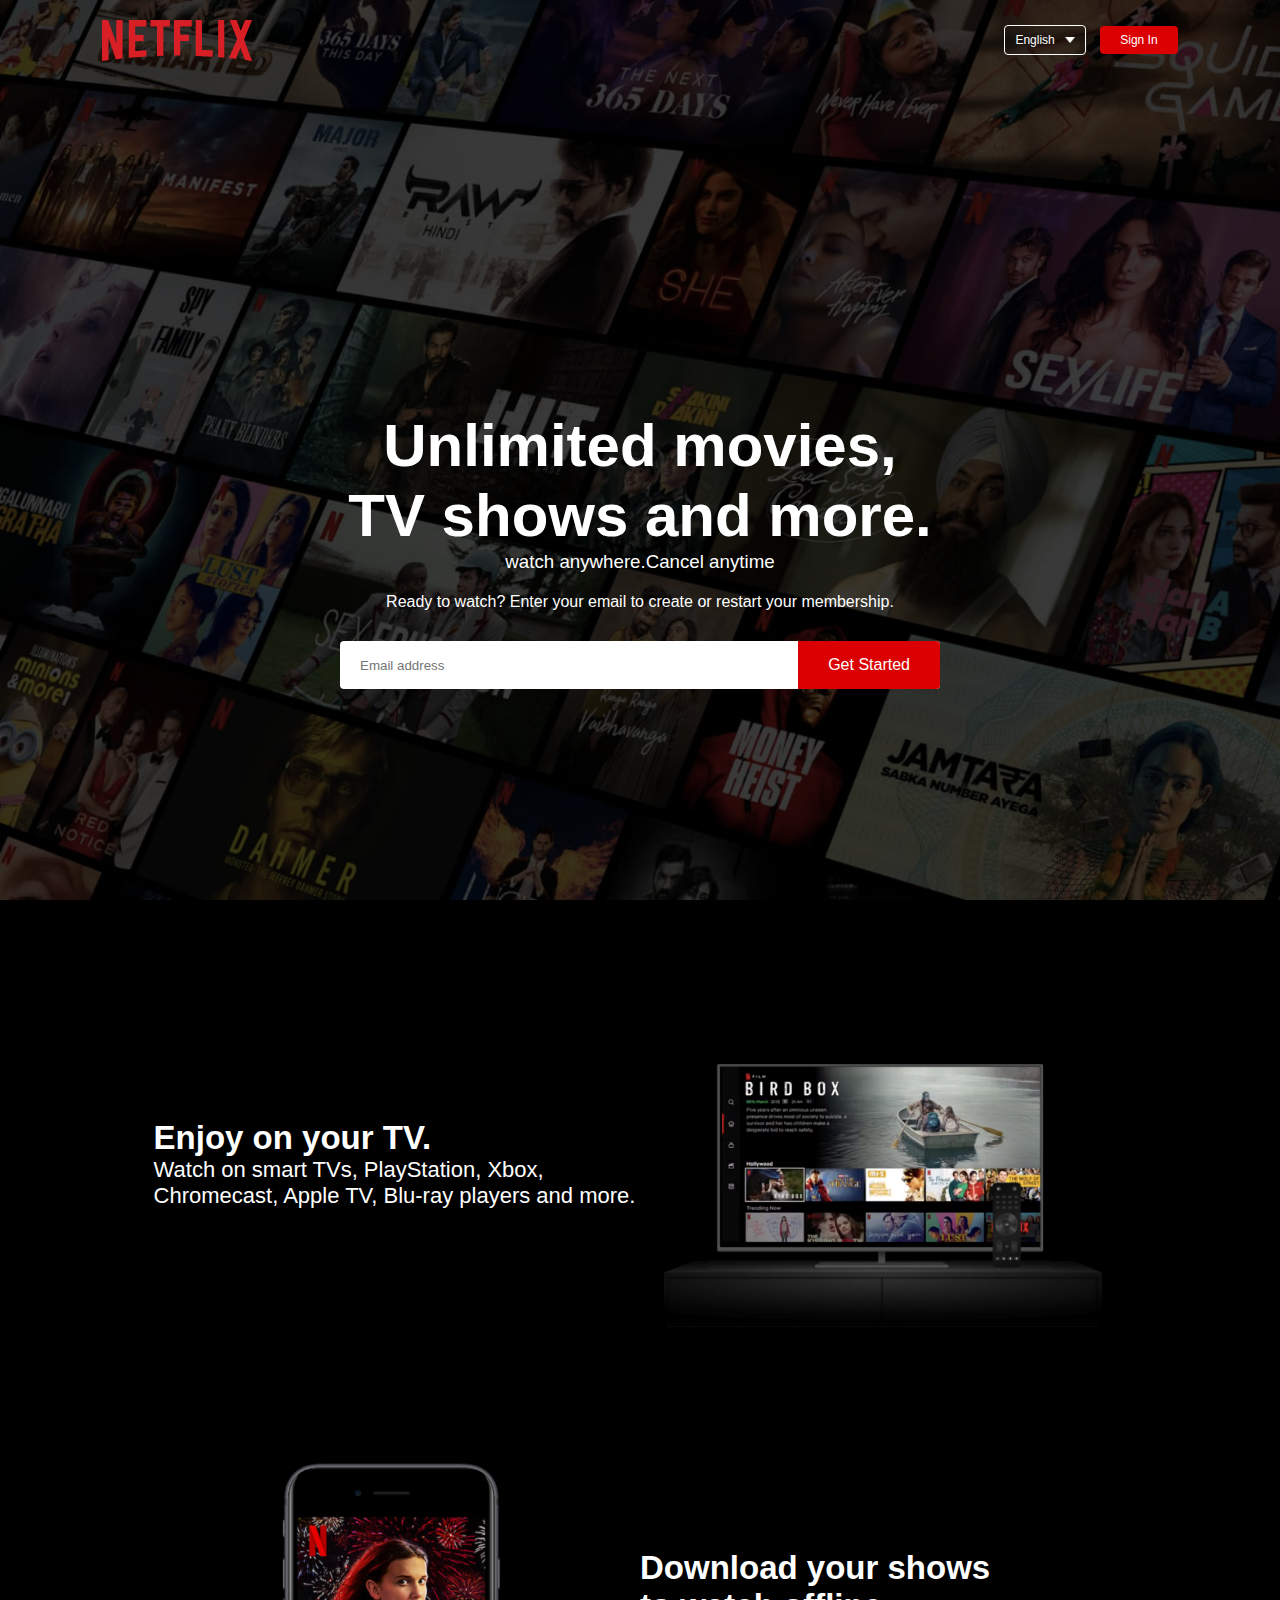
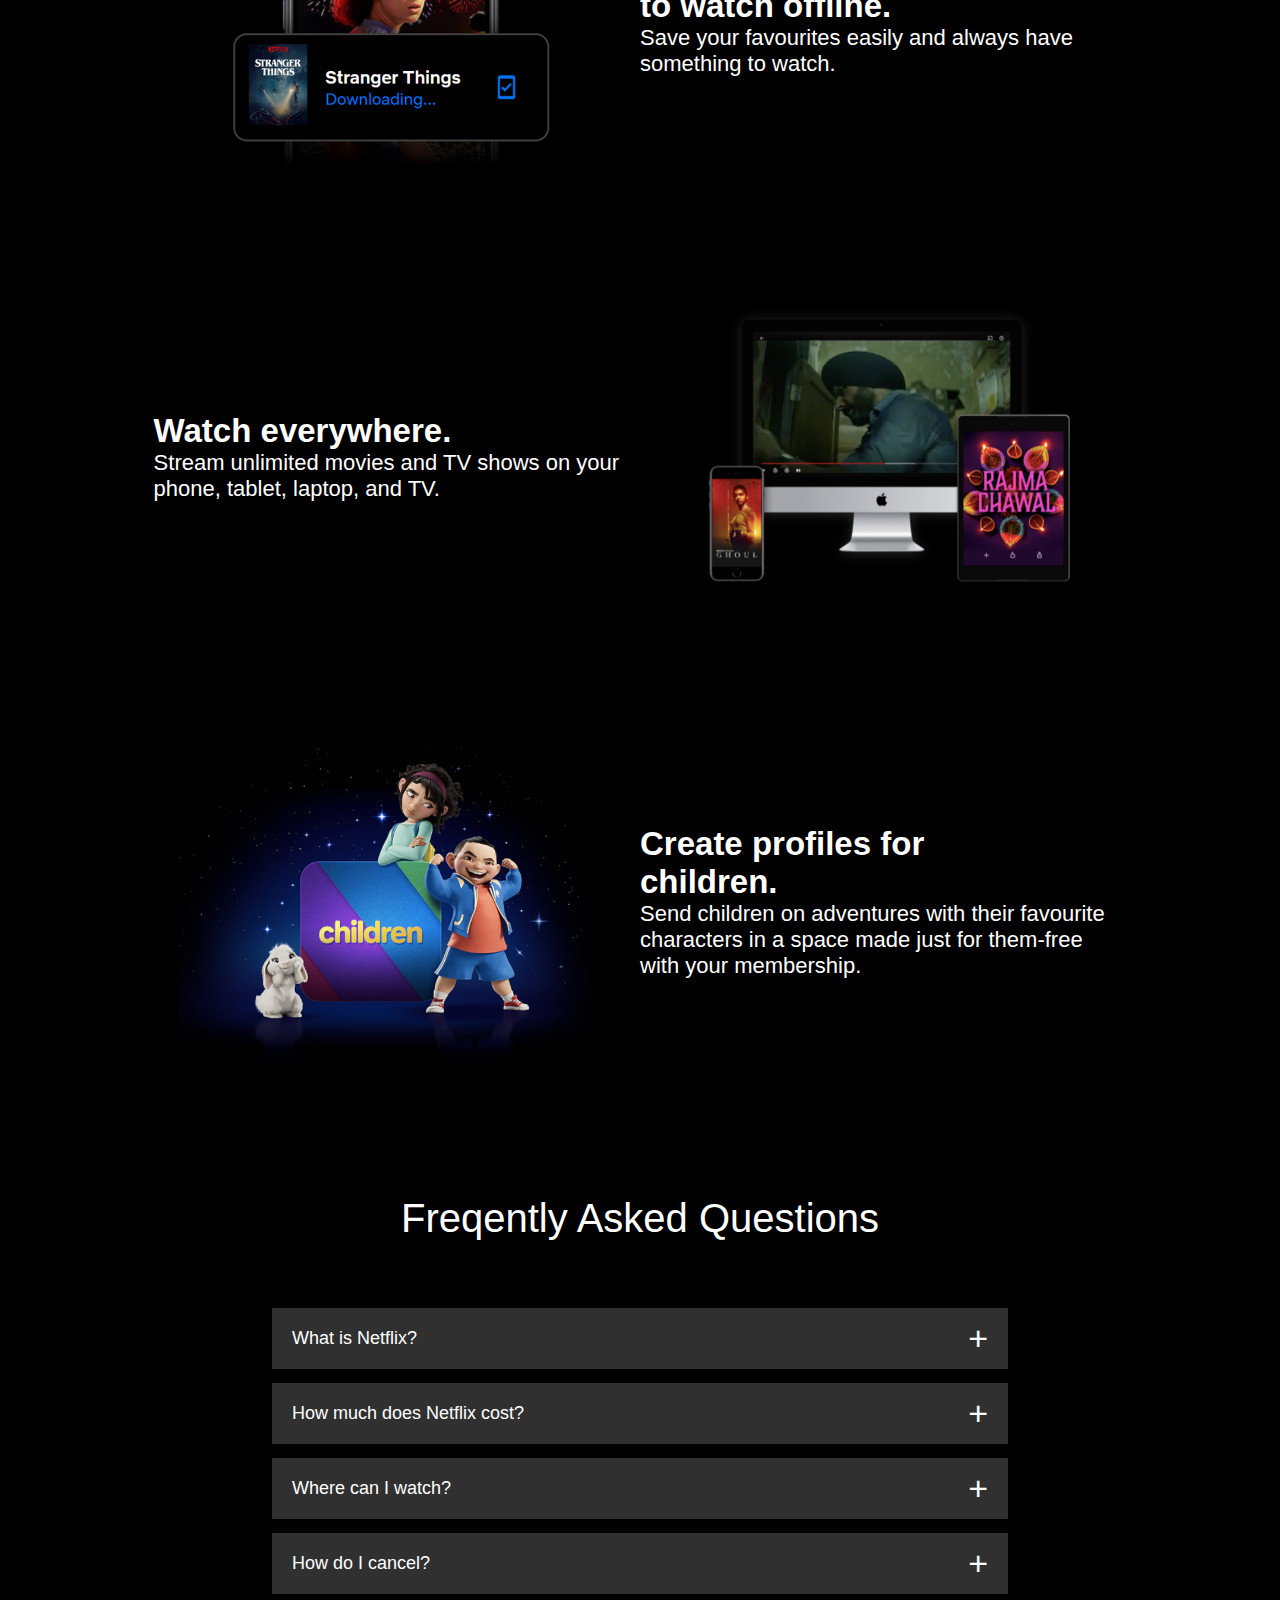
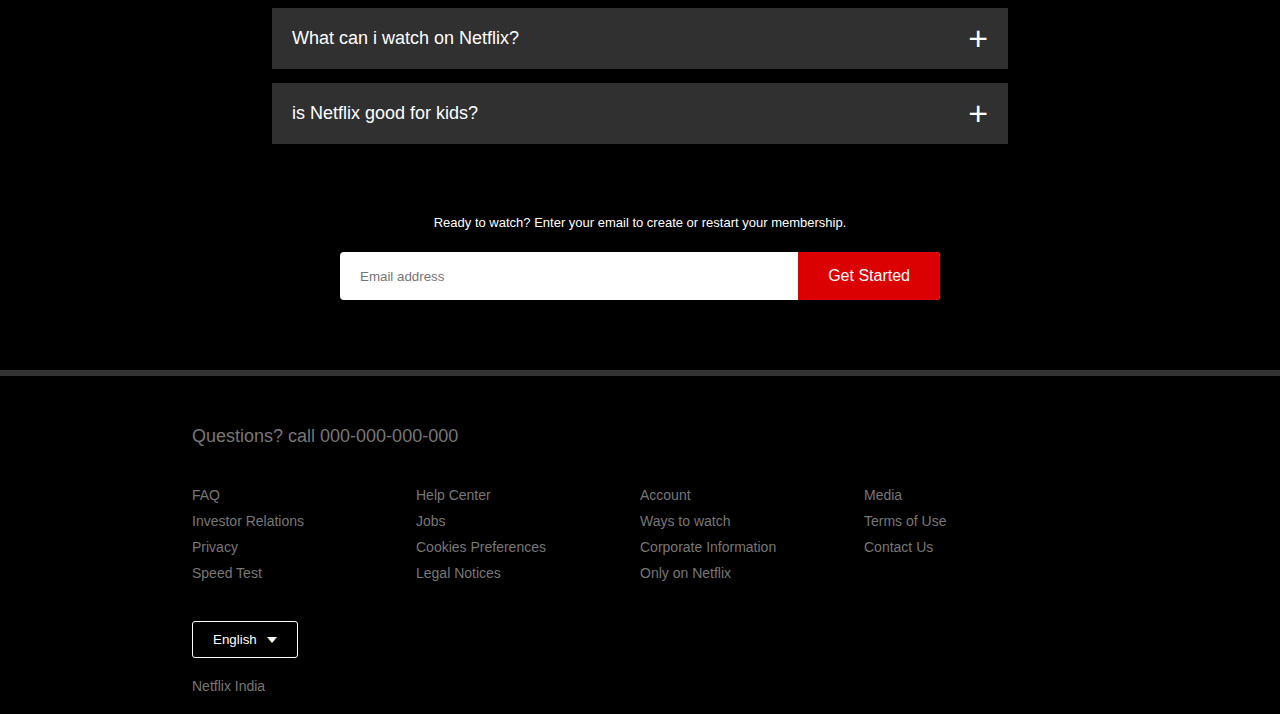
<file: index.html>
<!DOCTYPE html>
<html lang="en">
<head>
    <meta charset="UTF-8">
    <meta name="viewport" content="width=device-width, initial-scale=1.0">
    <title>Netflix Website clone-by Prajwal</title>
    <link rel="stylesheet" href="./style.css">
</head>
<body>
    <div class="header">
        <nav>
            <img src="images/logo .png" alt="" class="logo"> 
            <div>
                <button class="language-btn">English <img src="images/down-icon.png" alt=""></button>
                <button>Sign In</button>
            </div>
        </nav>
       <div class="header-content">
        <h1>Unlimited movies, TV shows and more.</h1>
        <h3>watch anywhere.Cancel anytime</h3>
        <p>Ready to watch? Enter your email to create or restart your membership.</p>
        <form class="email-signup">
            <input type="email" placeholder="Email address" required>
            <button type="submit">Get Started</button>
        </form>
       </div>
    </div>
    <div class="features">
        <div class="row">
            <div class="text-col">
                <h2>Enjoy on your TV.</h2>
                <p>Watch on smart TVs, PlayStation, Xbox, Chromecast, Apple TV, Blu-ray 
                    players and more.</p>
            </div>
            <div class="img-col">
                <img src="images/feature-1 .png" alt="">
            </div>
        </div>
        <div class="row">
            <div class="img-col">
                <img src="images/feature-2.png" alt="">
            </div>
            <div class="text-col">
                <h2>Download your shows </h2>
                    <h2>to watch offline.</h2>
                <p>Save your favourites easily and always have something to watch.</p>
            </div>
            
        </div>
        <div class="row">
            <div class="text-col">
                <h2>Watch everywhere.</h2>
                <p>Stream unlimited movies and TV shows on your phone, tablet, laptop, and
                    TV.</p>
            </div>
            <div class="img-col">
                <img src="images/feature-3.png" alt="">
            </div>
        </div>
        <div class="row">
            <div class="img-col">
                <img src="images/feature-4.png" alt="">
            </div>
            <div class="text-col">
                <h2>Create profiles for </h2>
                    <h2>children.</h2>
                <p>Send children on adventures with their favourite characters in a space made just for them-free with your membership.</p>
            </div>
            
        </div>
    </div>
    <div class="faq">
        <h2>Freqently Asked Questions</h2>
        <ul class="accordion">
            <li>
                <input type="radio" name="accordion" id="first">
                <label for="first">What is Netflix?</label>
                <div class="content">
                   <p> Lorem ipsum dolor sit amet consectetur adipisicing elit. Modi pariatur
                    consequuntur, voluptatibus nihil beatae perferendis officia enim omnis
                    illum ut accusantium, suscipit maiores quasi alias facere nemo at rerum nam.
                </p>
                </div>
            </li>
            <li>
                <input type="radio" name="accordion" id="second">
                <label for="second">How much does Netflix cost?</label>
                <div class="content">
                   <p> Lorem ipsum dolor sit amet consectetur adipisicing elit. Modi pariatur
                    consequuntur, voluptatibus nihil beatae perferendis officia enim omnis
                    illum ut accusantium, suscipit maiores quasi alias facere nemo at rerum nam.
                </p>
                </div>
            </li>
            <li>
                <input type="radio" name="accordion" id="third">
                <label for="third">Where can I watch?</label>
                <div class="content">
                   <p> Lorem ipsum dolor sit amet consectetur adipisicing elit. Modi pariatur
                    consequuntur, voluptatibus nihil beatae perferendis officia enim omnis
                    illum ut accusantium, suscipit maiores quasi alias facere nemo at rerum nam.
                </p>
                </div>
            </li>
            <li>
            <input type="radio" name="accordion" id="fourth">
            <label for="fourth">How do I cancel?</label>
            <div class="content">
               <p> Lorem ipsum dolor sit amet consectetur adipisicing elit. Modi pariatur
                consequuntur, voluptatibus nihil beatae perferendis officia enim omnis
                illum ut accusantium, suscipit maiores quasi alias facere nemo at rerum nam.
            </p>
            </div>
        </li>
    <li>
    <input type="radio" name="accordion" id="fifth">
    <label for="fifth">What can i watch on Netflix?</label>
    <div class="content">
       <p> Lorem ipsum dolor sit amet consectetur adipisicing elit. Modi pariatur
        consequuntur, voluptatibus nihil beatae perferendis officia enim omnis
        illum ut accusantium, suscipit maiores quasi alias facere nemo at rerum nam.
    </p>
    </div>
    </li>
    <li>
        <input type="radio" name="accordion" id="sixth">
        <label for="sixth">is Netflix good for kids?</label>
        <div class="content">
           <p> Lorem ipsum dolor sit amet consectetur adipisicing elit. Modi pariatur
            consequuntur, voluptatibus nihil beatae perferendis officia enim omnis
            illum ut accusantium, suscipit maiores quasi alias facere nemo at rerum nam.
        </p>
        </div>
        </li>   
        </ul>
        <small>Ready to watch? Enter your email to create or restart your membership.</small>
        <form class="email-signup">
            <input type="email" placeholder="Email address" required>
            <button type="submit">Get Started</button>
        </form>
    </div>
    <div class="footer">
        <h2>Questions? call 000-000-000-000</h2>
        <div class="row">
            <div class="col">
                <a href="#">FAQ</a>
                <a href="#">Investor Relations</a>
                <a href="#">Privacy</a>
                <a href="#">Speed Test</a>
            </div>
            <div class="col">
                <a href="#">Help Center</a>
                <a href="#">Jobs</a>
                <a href="#">Cookies Preferences</a>
                <a href="#">Legal Notices</a>
            </div>
            <div class="col">
                <a href="#">Account</a>
                <a href="#">Ways to watch</a>
                <a href="#">Corporate Information</a>
                <a href="#">Only on Netflix</a>
            </div>
            <div class="col">
                <a href="#">Media</a>
                <a href="#">Terms of Use</a>
                <a href="#">Contact Us</a>
            </div>
        </div>
        <button class="language-btn">English <img src="images/down-icon.png" alt=""></button>
        <div class="copyright-txt">Netflix India</div>
    </div>
    
</body>
</html>
</file>
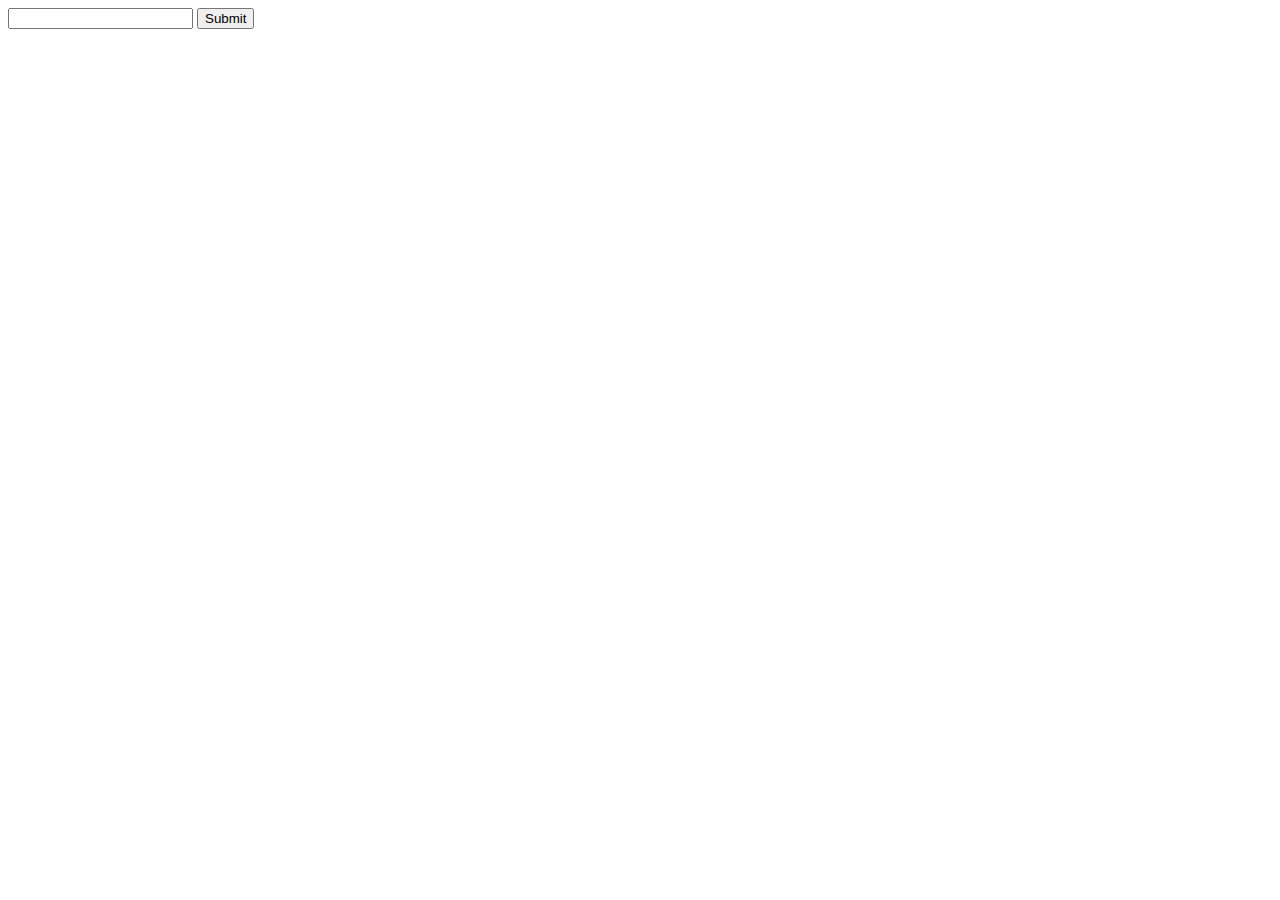
<file: preventdef.html>
<!DOCTYPE html>
<html lang="en">
<head>
    <meta charset="UTF-8">
    <meta name="viewport" content="width=device-width, initial-scale=1.0">
    <title>Document</title>
</head>
<body>
    <form action="" id="prajForm">
        <input type="text">
        <!-- <input type="password"> -->
        <input type="submit">
        
    </form>
    <script>
        let link= document.getElementById("prajForm")
        
        link.addEventListener("submit", function(e){
                e.preventDefault()
        })

        
    </script>
</body>
</html>
</file>
<file: style.css>
*{
    margin: 0;
    padding: 0;
    font-family: 'Poppins', sans-serif;
    box-sizing: border-box;
}

body{
    background: #000;
    color: #fff;
}
.header{
    width: 100%;
    height: 100vh;
    background-image: linear-gradient(rgba(0, 0, 0, 0.7), rgba(0,0,0,0.7),rgba(0,0,0,0.7)),url(images/header-image.png);
    background-size: cover;
    background-position: center;
    padding: 10px 8% ;
   
}
nav{
    display: flex;
    align-items: center;
    justify-content: space-between;
    padding: 10px 0;
}
.logo{
    width: 150px;
    cursor: pointer;
}
nav button{
border: 0;
outline: 0;
background: #db0001;
color: #fff;
padding: 7px 20px;
font-size: 12px;
border-radius: 4px;
margin-left: 10px;
cursor: pointer;
}
.language-btn{
    display: inline-flex;
    align-items: center;
    background: transparent;
    border: 1px solid #fff;
    padding: 7px 10px;
}
.language-btn img{
    width: 10px;
    margin-left: 10px;
}
.header-content{
    position: absolute;
    top: 50%;
    left: 50%;
    transform: translate(-50%,-50%);
    text-align: center;
    margin-top: 100px;
}
.header-content h1{
    font-size: 60px;
    line-height: 70px;
    font-weight: 600;
    max-width: 600px;
}
.header-content h3{
    font-weight: 400;
    margin-bottom: 20px;
}
.email-signup{
    background: #fff;
    border-radius: 4px;
    display: flex;
    align-items: center;
    margin-top: 30px;
    overflow: hidden;
}
.email-signup input{
    flex: 1;
    border: 0;
    outline: 0;
    margin-left: 20px;
}
.email-signup button{
    background: #db0001;
    border: 0;
    outline: 0;
    color: #fff;
    font-size: 16px;
    cursor: pointer;
    padding: 15px 30px;
}

/*-------features----------*/
.features{
    padding: 50px 12%;
    font-size: 22px;
}
.row{
    display: flex;
    width: 100%;
    align-items: center;
    flex-wrap: wrap;
    padding: 50px 0;
}
.text-col{
    flex-basis: 50%;
    margin-bottom: 20px;
}
.img-col{
    flex-basis: 50%;
    margin-bottom: 20px;
}
.img-col img{
    display: block;
    width: 90%;
    margin: auto;
}


/*-------------------------*/
.faq{
    padding: 10px 12%;
    text-align: center;
    font-size: 18px;
}
.faq h2{
        font-weight: 500;
        font-size: 40px;
}
.accordion{
    margin: 60px auto;
    width: 100%;
    max-width: 750px;
}
.accordion li{
    list-style: none;
    width: 100%;
    padding: 5px;
}
.accordion li label{
    display: flex;
    align-items: center;
    padding: 20px;
    font-size: 18px;
    font-weight: 500;
    background: #303030;
    margin: 2px;
    cursor: pointer;
    position: relative;
}
label::after{
    content: '+';
    font-size: 34px;
    position: absolute;
    right: 20px;
    transition: transform 0.5s;
}
input[type="radio"]{
    display: none;
}
.accordion .content{
    background: #303030;
    text-align: left;
    padding: 0 20px ;
    max-height: 0;
    overflow: hidden;
    transition: max-height 0.5s, padding 0.5s;
}
.accordion input[type="radio"]:checked +label + .content{
    max-height: 600px;
    padding: 30px 20px;
}
.accordion input[type="radio"]:checked +label::after{
    transform: rotate(135deg);
}
.faq .email-signup{
    max-width: 600px;
    margin: 20px auto 60px;
}
.faq small{
    font-size: 13px;
}

/* --------------footer---------- */
.footer{
    padding: 50px 15% 10px;
    border-top: 6px solid #333;
    color: #777;
}
.footer h2{
    font-size: 18px;
    font-weight: 400;
    margin-bottom: 30px;

}
.footer .col{
    flex-basis: 25%;
    flex-grow: 1;
    margin-bottom: 20px;
}
.footer .col a{
    display: block;
    text-decoration: none;
    color: #777;
    font-size: 14px;
    margin-bottom: 10px;
}
.footer .row{
    align-items: flex-start;
    padding: 10px 0;
}
.footer .language-btn{
    color: #fff;
    padding: 10px 20px;
    border-radius: 3px;
}
.copyright-txt{
    font-size: 14px;
    margin-top: 20px;
    margin-bottom: 10px;
}


/* -----------media--queries for small screen----- */
@media only screen and (max-width:600px){
    .logo{
        width:100px
    }
    nav button{
        padding: 5px 10px;
    }
    nav .language-btn{
        padding: 4px 8px;
    }
    .header-content{
        position: unset;
        transform: none;
        padding-top: 150px;
    }
    .header-content h1{
        font-size: 30px;
    }
    .email-signup button{
        font-size: 12px;
        padding: 10px 15px;
    }
    .text-col, .img-col{
        flex-basis: 100%;
    }
    .features h2{
        font-size: 30px;
    }
    .features p{
        font-size: 15px;
    }
    .row:nth-child(2), row:nth-child(4){
        flex-direction: column-reverse;
    }
    .features .row{
        padding: 10px 0;
    }
    .faq h2{
        font-size: 30px;
    }
    .accordion .content{
        font-size: 14px;
    }
    .accordion li label{
        padding: 10px;
        font-size: 14px;
    }
    label::after{
        font-size: 22px;
    }
}
</file>
